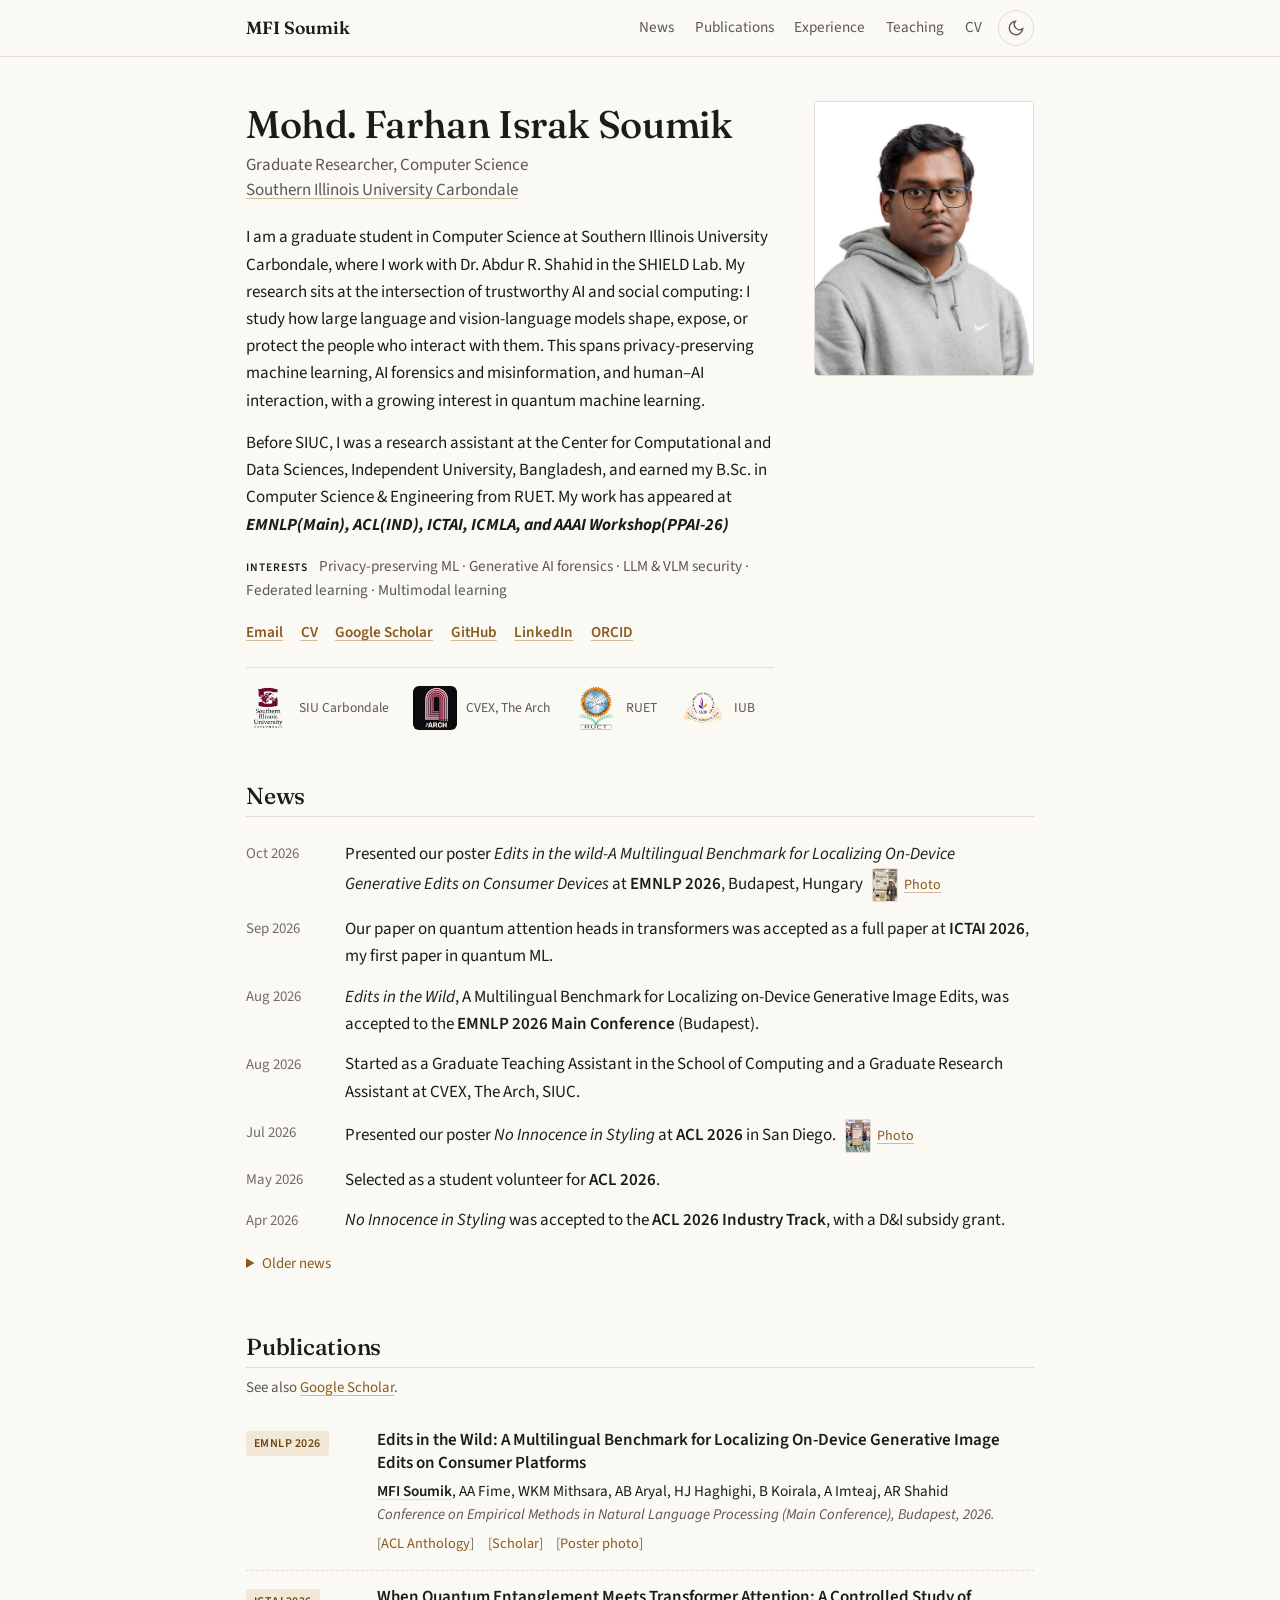
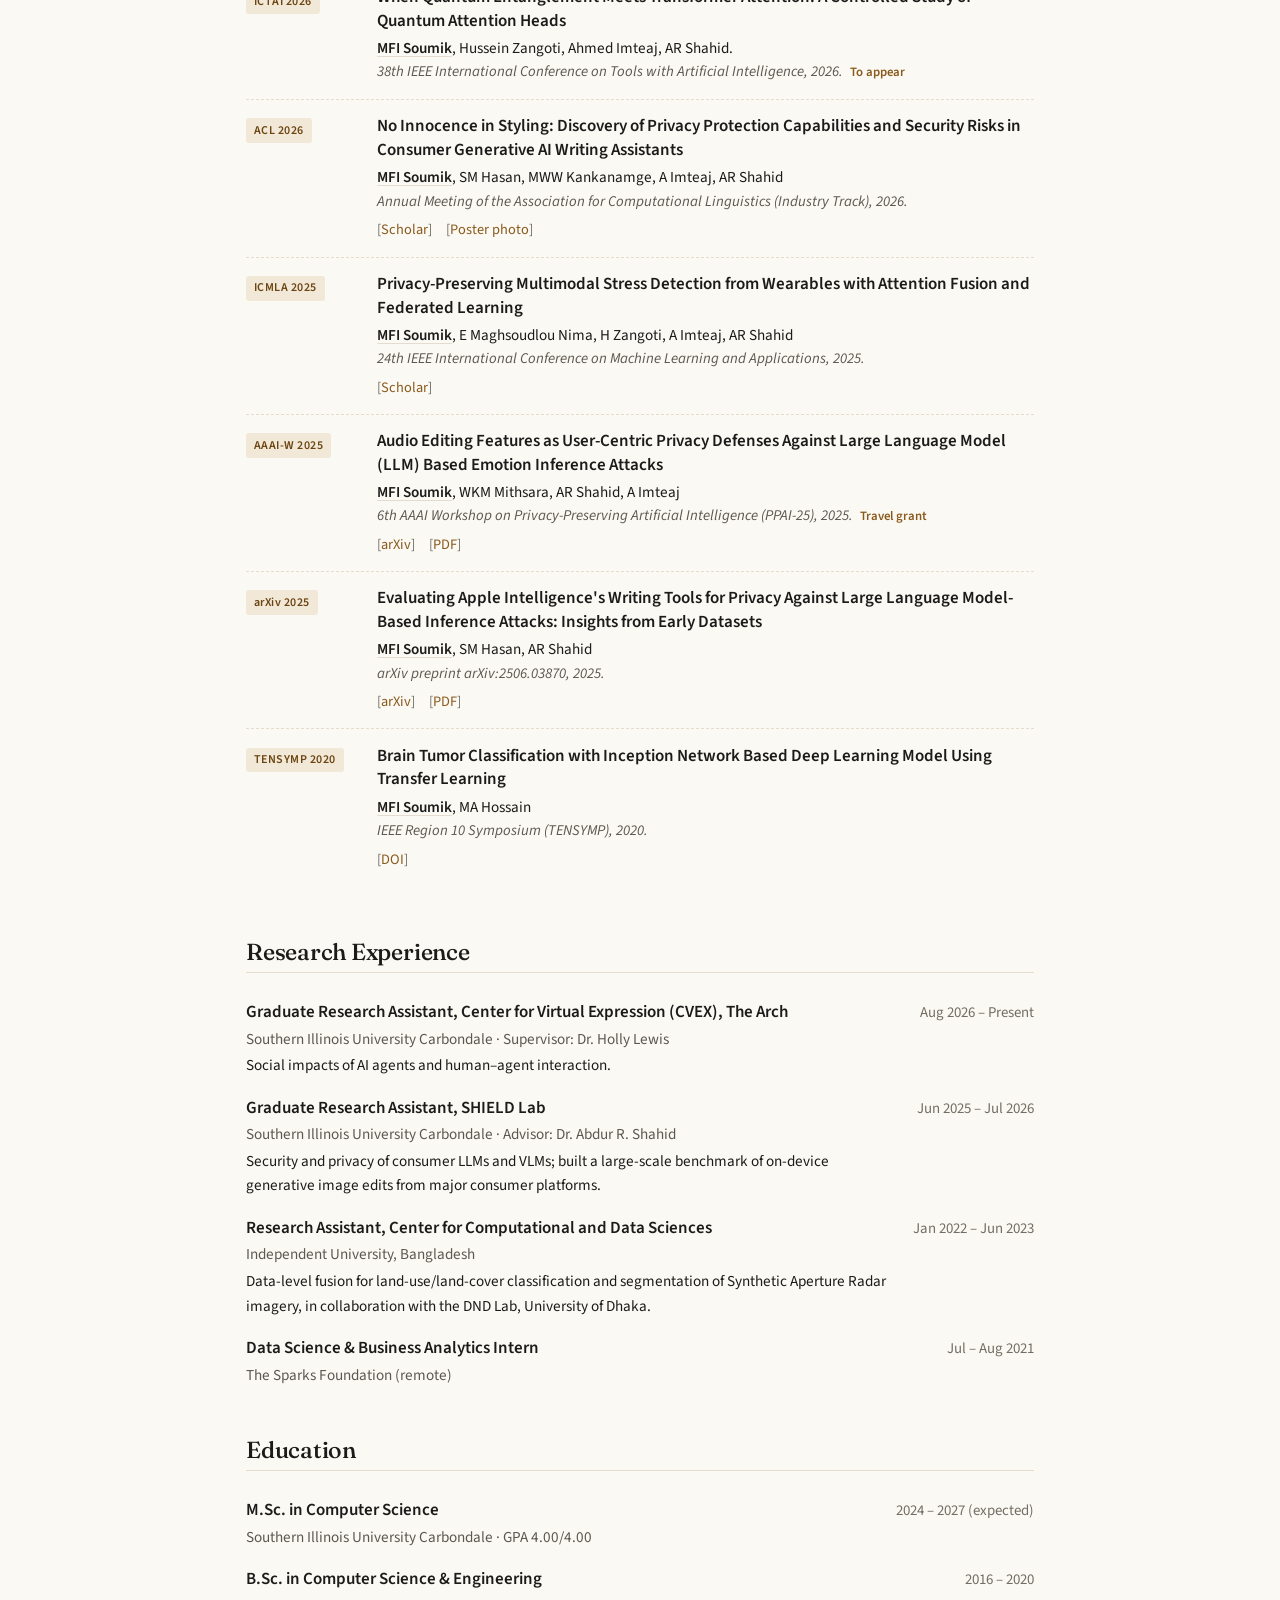
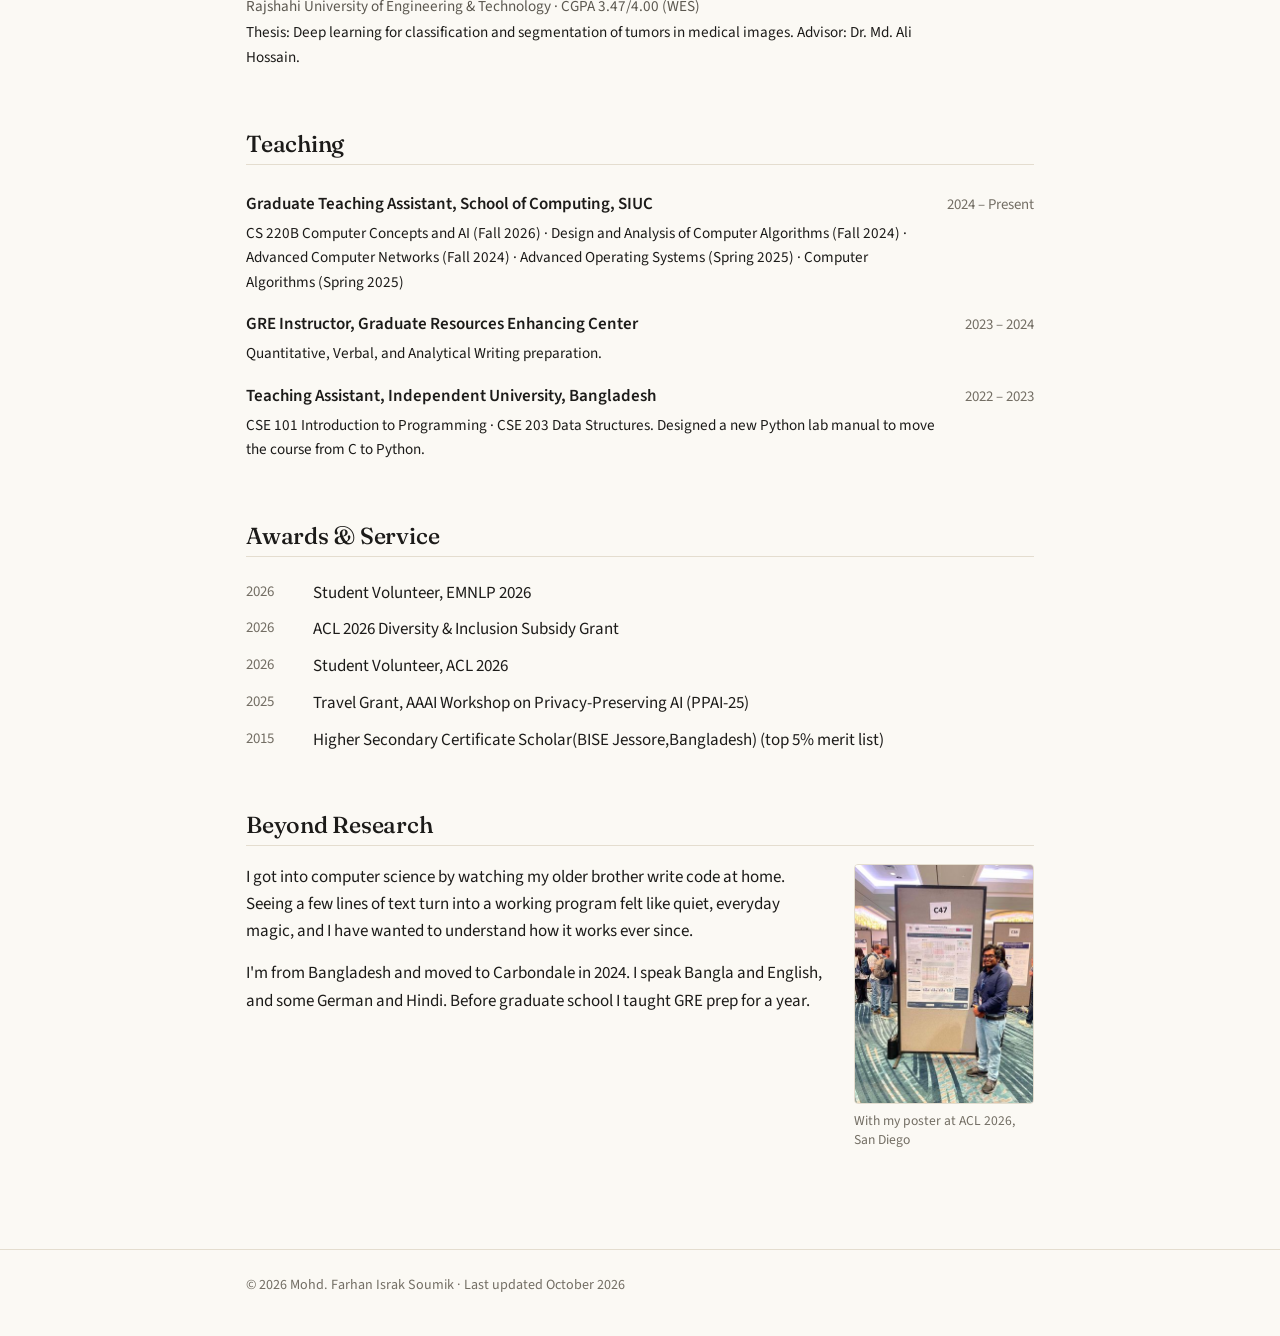
<file: index.html>
<!DOCTYPE html>
<html lang="en">
<head>
  <meta charset="utf-8">
  <meta name="viewport" content="width=device-width, initial-scale=1">
  <title>Mohd. Farhan Israk Soumik | Computer Science, SIU Carbondale</title>
  <meta name="description" content="Mohd. Farhan Israk Soumik is a graduate researcher in Computer Science at Southern Illinois University Carbondale (SHIELD Lab), working on the security, privacy, and forensics of consumer generative AI. Publications at EMNLP, ACL, ICTAI, ICMLA, and AAAI workshops.">
  <meta name="author" content="Mohd. Farhan Israk Soumik">
  <meta name="color-scheme" content="light dark">
  <meta name="theme-color" content="#fbf9f4" media="(prefers-color-scheme: light)">
  <meta name="theme-color" content="#121212" media="(prefers-color-scheme: dark)">
  <link rel="canonical" href="https://farhan1503001.github.io/">

  <link rel="icon" type="image/svg+xml" href="assets/favicon.svg">
  <link rel="canonical" href="https://farhan1503001.github.io/" />
<script type="application/ld+json">
{
  "@context": "https://schema.org",
  "@type": "Person",
  "name": "Mohd. Farhan Israk Soumik",
  "alternateName": ["Farhan Israk Soumik", "MFI Soumik", "M. F. I. Soumik"],
  "url": "https://farhan1503001.github.io/",
  "image": "https://farhan1503001.github.io/assets/headshot.jpg",
  "jobTitle": "Graduate Researcher in Computer Science",
  "affiliation": {"@type": "CollegeOrUniversity", "name": "Southern Illinois University Carbondale"},
  "sameAs": [
    "https://scholar.google.com/citations?user=gKmSXl8AAAAJ",
    "https://orcid.org/0000-0002-9658-2775",
    "https://github.com/farhan1503001",
    "https://www.linkedin.com/in/mohd-farhan-israk-soumik/"
  ]
}
</script>
  <meta property="og:type" content="profile">
  <meta property="og:title" content="Mohd. Farhan Israk Soumik">
  <meta property="og:description" content="Graduate researcher at SIU Carbondale working on the security, privacy, and forensics of consumer generative AI.">
  <meta property="og:url" content="https://farhan1503001.github.io/">
  <meta property="og:image" content="https://farhan1503001.github.io/assets/og-image.png">
  <meta property="og:image:width" content="1200">
  <meta property="og:image:height" content="630">
  <meta property="profile:first_name" content="Mohd. Farhan Israk">
  <meta property="profile:last_name" content="Soumik">
  <meta name="twitter:card" content="summary_large_image">
  <meta name="twitter:title" content="Mohd. Farhan Israk Soumik">
  <meta name="twitter:description" content="Security, privacy, and forensics of consumer generative AI.">
  <meta name="twitter:image" content="https://farhan1503001.github.io/assets/og-image.png">

  <script type="application/ld+json">
  {
    "@context": "https://schema.org",
    "@type": "Person",
    "name": "Mohd. Farhan Israk Soumik",
    "alternateName": ["Farhan Israk Soumik", "MFI Soumik"],
    "jobTitle": "Graduate Researcher in Computer Science",
    "affiliation": {
      "@type": "CollegeOrUniversity",
      "name": "Southern Illinois University Carbondale"
    },
    "alumniOf": [
      {"@type": "CollegeOrUniversity", "name": "Rajshahi University of Engineering & Technology"}
    ],
    "email": "mailto:mohdfarhanisrak.soumik@siu.edu",
    "url": "https://farhan1503001.github.io/",
    "image": "https://farhan1503001.github.io/assets/headshot.jpg",
    "knowsAbout": ["Privacy-preserving machine learning", "Generative AI forensics", "Large language models", "Vision-language models", "Federated learning"],
    "sameAs": [
      "https://scholar.google.com/citations?user=gKmSXl8AAAAJ",
      "https://orcid.org/0000-0002-9658-2775",
      "https://github.com/farhan1503001",
      "https://www.linkedin.com/in/mohd-farhan-israk-soumik/"
    ]
  }
  </script>

  <link rel="preconnect" href="https://fonts.googleapis.com">
  <link rel="preconnect" href="https://fonts.gstatic.com" crossorigin>
  <link href="https://fonts.googleapis.com/css2?family=Fraunces:opsz,wght@9..144,400;9..144,500;9..144,600&family=Source+Sans+3:ital,wght@0,400;0,600;1,400&display=swap" rel="stylesheet">
  <link rel="stylesheet" href="style.css">

  <script>
    // Apply saved theme before paint to avoid a flash of the wrong theme.
    (function () {
      try {
        var t = localStorage.getItem('theme');
        if (t === 'light' || t === 'dark') document.documentElement.setAttribute('data-theme', t);
      } catch (e) {}
    })();
  </script>
</head>
<body>
  <a class="skip-link" href="#main">Skip to content</a>

  <header class="site-header">
    <div class="wrap header-inner">
      <a class="site-name" href="#top">MFI Soumik</a>
      <nav aria-label="Sections">
        <ul class="nav-list">
          <li><a href="#news">News</a></li>
          <li><a href="#publications">Publications</a></li>
          <li><a href="#experience">Experience</a></li>
          <li><a href="#teaching">Teaching</a></li>
          <li><a href="assets/cv.pdf">CV</a></li>
        </ul>
      </nav>
      <button class="theme-toggle" type="button" aria-label="Switch to dark theme" title="Toggle theme">
        <svg class="icon-moon" width="18" height="18" viewBox="0 0 24 24" fill="none" stroke="currentColor" stroke-width="1.8" aria-hidden="true"><path d="M21 12.8A9 9 0 1 1 11.2 3a7 7 0 0 0 9.8 9.8z"/></svg>
        <svg class="icon-sun" width="18" height="18" viewBox="0 0 24 24" fill="none" stroke="currentColor" stroke-width="1.8" aria-hidden="true"><circle cx="12" cy="12" r="4"/><path d="M12 2v2M12 20v2M4.9 4.9l1.4 1.4M17.7 17.7l1.4 1.4M2 12h2M20 12h2M4.9 19.1l1.4-1.4M17.7 6.3l1.4-1.4"/></svg>
      </button>
    </div>
  </header>

  <main id="main" class="wrap">

    <!-- ===================== PROFILE ===================== -->
    <section class="profile" id="top" aria-labelledby="name">
      <div class="profile-text">
        <h1 id="name">Mohd. Farhan Israk Soumik</h1>
        <p class="role">
          Graduate Researcher, Computer Science<br>
          <a href="https://siu.edu/">Southern Illinois University Carbondale</a>
        </p>
                <p>
          I am a graduate student in Computer Science at Southern Illinois University Carbondale, where I work with
          Dr. Abdur R. Shahid in the SHIELD Lab. My research sits at the intersection of trustworthy AI and
          social computing: I study how large language and vision-language models shape, expose, or protect the
          people who interact with them. This spans privacy-preserving machine learning, AI forensics and
          misinformation, and human&ndash;AI interaction, with a growing interest in quantum machine learning.
        </p>
        <p>
          Before SIUC, I was a research assistant at the Center for Computational and Data Sciences, Independent University, Bangladesh,
          and earned my B.Sc. in Computer Science &amp; Engineering from RUET. My work has appeared at
          <strong><em>EMNLP(Main), ACL(IND), ICTAI, ICMLA, and AAAI Workshop(PPAI-26)</em></strong>
        </p>
        <!-- Optional: uncomment when you want to signal the PhD search publicly.
        <p class="callout">I am applying to PhD programs for Fall 2027 and am happy to talk about research fit.</p>
        -->

        <p class="interests"><span class="label">Interests</span>
          Privacy-preserving ML &middot; Generative AI forensics &middot; LLM &amp; VLM security &middot; Federated learning &middot; Multimodal learning
        </p>

        <ul class="links" aria-label="Contact and profiles">
          <li><a href="mailto:mohdfarhanisrak.soumik@siu.edu">Email</a></li>
          <li><a href="assets/cv.pdf">CV</a></li>
          <li><a href="https://scholar.google.com/citations?user=gKmSXl8AAAAJ">Google Scholar</a></li>
          <li><a href="https://github.com/farhan1503001">GitHub</a></li>
          <li><a href="https://www.linkedin.com/in/mohd-farhan-israk-soumik/">LinkedIn</a></li>
          <li><a href="https://orcid.org/0000-0002-9658-2775">ORCID</a></li>
        </ul>
        <ul class="affiliations" aria-label="Affiliations">
          <li><img src="assets/logos/siu.png" alt="" width="44" height="44"><span>SIU Carbondale</span></li>
          <li><img class="logo-solid" src="assets/logos/arch.png" alt="" width="44" height="44"><span>CVEX, The Arch</span></li>
          <li><img src="assets/logos/ruet.png" alt="" width="44" height="44"><span>RUET</span></li>
           <li><img src="assets/logos/iub.png" alt="" width="46" height="46"><span>IUB</span></li>
        </ul>
      </div>

      <img class="portrait" src="assets/headshot.jpg" width="260" height="325"
           alt="Portrait of Mohd. Farhan Israk Soumik">
    </section>

    <!-- ===================== NEWS ===================== -->
    <section id="news" aria-labelledby="news-h">
      <h2 id="news-h">News</h2>
      <ul class="news">
        <li><time datetime="2026-10">Oct 2026</time>
          <span>Presented our poster <em>Edits in the wild-A Multilingual Benchmark for Localizing On-Device Generative Edits on Consumer Devices</em> at <strong>EMNLP 2026</strong>, Budapest, Hungary
            <a class="news-photo" href="assets/emnlp.jpeg"><img src="assets/emnlp2026-thumb.jpg" width="72" height="96" loading="lazy" alt="Presenting the poster at EMNLP 2026"><span>Photo</span></a>
          </span></li>
        <li><time datetime="2026-09">Sep 2026</time>
          <span>Our paper on quantum attention heads in transformers was accepted as a full paper at <strong>ICTAI 2026</strong>, my first paper in quantum ML.</span></li>
        <li><time datetime="2026-08">Aug 2026</time>
          <span><em>Edits in the Wild</em>, A Multilingual Benchmark for Localizing on-Device Generative Image Edits, was accepted to the <strong>EMNLP 2026 Main Conference</strong> (Budapest).</span></li>
        <li><time datetime="2026-08">Aug 2026</time>
          <span>Started as a Graduate Teaching Assistant in the School of Computing and a Graduate Research Assistant at CVEX, The Arch, SIUC.</span></li>
        <li><time datetime="2026-07">Jul 2026</time>
          <span>Presented our poster <em>No Innocence in Styling</em> at <strong>ACL 2026</strong> in San Diego.
            <a class="news-photo" href="assets/acl2026.jpg"><img src="assets/acl2026-thumb.jpg" width="72" height="96" loading="lazy" alt="Presenting the poster at ACL 2026"><span>Photo</span></a>
          </span></li>
        <li><time datetime="2026-05">May 2026</time>
          <span>Selected as a student volunteer for <strong>ACL 2026</strong>.</span></li>
        <li><time datetime="2026-04">Apr 2026</time>
          <span><em>No Innocence in Styling</em> was accepted to the <strong>ACL 2026 Industry Track</strong>, with a D&amp;I subsidy grant.</span></li>
      </ul>
      <details class="news-older">
        <summary>Older news</summary>
        <ul class="news">
          <li><time datetime="2025-11">Nov 2025</time>
            <span>Presented privacy-preserving multimodal stress detection at <strong>ICMLA 2025</strong> in Boca Raton, Florida.</span></li>
          <li><time datetime="2025-06">Jun 2025</time>
            <span>Joined the SHIELD Lab at SIUC as a Graduate Research Assistant.</span></li>
          <li><time datetime="2025-03">Mar 2025</time>
            <span>Received a travel grant to present at the <strong>AAAI PPAI-25</strong> workshop.</span></li>
          <li><time datetime="2025-02">Feb 2025</time>
            <span>Presented audio-editing defenses against LLM emotion inference at <strong>AAAI PPAI-25</strong>.</span></li>
          <li><time datetime="2024-08">Aug 2024</time>
            <span>Began graduate study in Computer Science at Southern Illinois University Carbondale.</span></li>
        </ul>
      </details>
    </section>

    <!-- ===================== PUBLICATIONS ===================== -->
    <section id="publications" aria-labelledby="pub-h">
      <h2 id="pub-h">Publications</h2>
      <p class="section-note">See also <a href="https://scholar.google.com/citations?user=gKmSXl8AAAAJ">Google Scholar</a>.</p>

      <ol class="pubs" reversed>
        <!-- TODO: confirm full author list -->
        <li class="pub">
          <span class="venue">EMNLP 2026</span>
          <div>
            <p class="pub-title">Edits in the Wild: A Multilingual Benchmark for Localizing On-Device Generative Image Edits on Consumer Platforms</p>
            <p class="pub-authors"><strong>MFI Soumik</strong>, AA Fime, WKM Mithsara, AB Aryal, HJ Haghighi, B Koirala, A Imteaj, AR Shahid</p>
            <p class="pub-venue">Conference on Empirical Methods in Natural Language Processing (Main Conference), Budapest, 2026.</p>
            <p class="pub-links">
              <a href="https://aclanthology.org/2026.emnlp-main.1661/">ACL Anthology</a>
              <a href="https://scholar.google.com/citations?user=gKmSXl8AAAAJ&amp;hl=en">Scholar</a>
              <a href="assets/emnlp.jpeg">Poster photo</a>
            </p>
          </div>
        </li>

        <!-- TODO: confirm full author list -->
        <li class="pub">
          <span class="venue">ICTAI 2026</span>
          <div>
            <p class="pub-title">When Quantum Entanglement Meets Transformer Attention: A Controlled Study of Quantum Attention Heads</p>
            <p class="pub-authors"><strong>MFI Soumik</strong>, Hussein Zangoti, Ahmed Imteaj, AR Shahid.</p>
            <p class="pub-venue">38th IEEE International Conference on Tools with Artificial Intelligence, 2026. <span class="status">To appear</span></p>
          </div>
        </li>

        <!-- TODO: confirm author names against the camera-ready paper -->
        <li class="pub">
          <span class="venue">ACL 2026</span>
          <div>
            <p class="pub-title">No Innocence in Styling: Discovery of Privacy Protection Capabilities and Security Risks in Consumer Generative AI Writing Assistants</p>
            <p class="pub-authors"><strong>MFI Soumik</strong>, SM Hasan, MWW Kankanamge, A Imteaj, AR Shahid</p>
            <p class="pub-venue">Annual Meeting of the Association for Computational Linguistics (Industry Track), 2026.</p>
            <p class="pub-links">
              <a href="https://scholar.google.com/citations?view_op=view_citation&amp;hl=en&amp;user=gKmSXl8AAAAJ&amp;citation_for_view=gKmSXl8AAAAJ:Y0pCki6q_DkC">Scholar</a>
              <a href="assets/acl2026.jpg">Poster photo</a>
            </p>
          </div>
        </li>

        <li class="pub">
          <span class="venue">ICMLA 2025</span>
          <div>
            <p class="pub-title">Privacy-Preserving Multimodal Stress Detection from Wearables with Attention Fusion and Federated Learning</p>
            <p class="pub-authors"><strong>MFI Soumik</strong>, E Maghsoudlou Nima, H Zangoti, A Imteaj, AR Shahid</p>
            <p class="pub-venue">24th IEEE International Conference on Machine Learning and Applications, 2025.</p>
            <p class="pub-links">
              <a href="https://scholar.google.com/citations?user=gKmSXl8AAAAJ">Scholar</a>
            </p>
          </div>
        </li>

        <li class="pub">
          <span class="venue">AAAI-W 2025</span>
          <div>
            <p class="pub-title">Audio Editing Features as User-Centric Privacy Defenses Against Large Language Model (LLM) Based Emotion Inference Attacks</p>
            <p class="pub-authors"><strong>MFI Soumik</strong>, WKM Mithsara, AR Shahid, A Imteaj</p>
            <p class="pub-venue">6th AAAI Workshop on Privacy-Preserving Artificial Intelligence (PPAI-25), 2025. <span class="award">Travel grant</span></p>
            <p class="pub-links">
              <a href="https://arxiv.org/abs/2501.18727">arXiv</a>
              <a href="https://arxiv.org/pdf/2501.18727">PDF</a>
            </p>
          </div>
        </li>

        <li class="pub">
          <span class="venue">arXiv 2025</span>
          <div>
            <p class="pub-title">Evaluating Apple Intelligence's Writing Tools for Privacy Against Large Language Model-Based Inference Attacks: Insights from Early Datasets</p>
            <p class="pub-authors"><strong>MFI Soumik</strong>, SM Hasan, AR Shahid</p>
            <p class="pub-venue">arXiv preprint arXiv:2506.03870, 2025.</p>
            <p class="pub-links">
              <a href="https://arxiv.org/abs/2506.03870">arXiv</a>
              <a href="https://arxiv.org/pdf/2506.03870">PDF</a>
            </p>
          </div>
        </li>

        <li class="pub">
          <span class="venue">TENSYMP 2020</span>
          <div>
            <p class="pub-title">Brain Tumor Classification with Inception Network Based Deep Learning Model Using Transfer Learning</p>
            <p class="pub-authors"><strong>MFI Soumik</strong>, MA Hossain</p>
            <p class="pub-venue">IEEE Region 10 Symposium (TENSYMP), 2020.</p>
            <p class="pub-links">
              <a href="https://doi.org/10.1109/TENSYMP50017.2020.9230618">DOI</a>
            </p>
          </div>
        </li>
      </ol>
    </section>

    <!-- ===================== EXPERIENCE ===================== -->
    <section id="experience" aria-labelledby="exp-h">
      <h2 id="exp-h">Research Experience</h2>
      <ul class="entries">
        <li class="entry">
          <div class="entry-main">
            <p class="entry-title">Graduate Research Assistant, Center for Virtual Expression (CVEX), The Arch</p>
            <p class="entry-org">Southern Illinois University Carbondale &middot; Supervisor: Dr. Holly Lewis</p>
            <p class="entry-desc">Social impacts of AI agents and human&ndash;agent interaction.</p>
          </div>
          <p class="entry-date">Aug 2026 &ndash; Present</p>
        </li>
        <li class="entry">
          <div class="entry-main">
            <p class="entry-title">Graduate Research Assistant, SHIELD Lab</p>
            <p class="entry-org">Southern Illinois University Carbondale &middot; Advisor: Dr. Abdur R. Shahid</p>
            <p class="entry-desc">Security and privacy of consumer LLMs and VLMs; built a large-scale benchmark of on-device generative image edits from major consumer platforms.</p>
          </div>
          <p class="entry-date">Jun 2025 &ndash; Jul 2026</p>
        </li>
        <li class="entry">
          <div class="entry-main">
            <p class="entry-title">Research Assistant, Center for Computational and Data Sciences</p>
            <p class="entry-org">Independent University, Bangladesh</p>
            <p class="entry-desc">Data-level fusion for land-use/land-cover classification and segmentation of Synthetic Aperture Radar imagery, in collaboration with the DND Lab, University of Dhaka.</p>
          </div>
          <p class="entry-date">Jan 2022 &ndash; Jun 2023</p>
        </li>
        <li class="entry">
          <div class="entry-main">
            <p class="entry-title">Data Science &amp; Business Analytics Intern</p>
            <p class="entry-org">The Sparks Foundation (remote)</p>
          </div>
          <p class="entry-date">Jul &ndash; Aug 2021</p>
        </li>
      </ul>

      <h2 id="edu-h">Education</h2>
      <ul class="entries">
        <li class="entry">
          <div class="entry-main">
            <p class="entry-title">M.Sc. in Computer Science</p>
            <p class="entry-org">Southern Illinois University Carbondale &middot; GPA 4.00/4.00</p>
          </div>
          <p class="entry-date">2024 &ndash; 2027 (expected)</p>
        </li>
        <li class="entry">
          <div class="entry-main">
            <p class="entry-title">B.Sc. in Computer Science &amp; Engineering</p>
            <p class="entry-org">Rajshahi University of Engineering &amp; Technology &middot; CGPA 3.47/4.00 (WES)</p>
            <p class="entry-desc">Thesis: Deep learning for classification and segmentation of tumors in medical images. Advisor: Dr. Md. Ali Hossain.</p>
          </div>
          <p class="entry-date">2016 &ndash; 2020</p>
        </li>
      </ul>
    </section>

    <!-- ===================== TEACHING ===================== -->
    <section id="teaching" aria-labelledby="teach-h">
      <h2 id="teach-h">Teaching</h2>
      <ul class="entries">
        <li class="entry">
          <div class="entry-main">
            <p class="entry-title">Graduate Teaching Assistant, School of Computing, SIUC</p>
            <p class="entry-desc">CS 220B Computer Concepts and AI (Fall 2026) &middot; Design and Analysis of Computer Algorithms (Fall 2024) &middot; Advanced Computer Networks (Fall 2024) &middot; Advanced Operating Systems (Spring 2025) &middot; Computer Algorithms (Spring 2025)</p>
          </div>
          <p class="entry-date">2024 &ndash; Present</p>
        </li>
        <li class="entry">
          <div class="entry-main">
            <p class="entry-title">GRE Instructor, Graduate Resources Enhancing Center</p>
            <p class="entry-desc">Quantitative, Verbal, and Analytical Writing preparation.</p>
          </div>
          <p class="entry-date">2023 &ndash; 2024</p>
        </li>
        <li class="entry">
          <div class="entry-main">
            <p class="entry-title">Teaching Assistant, Independent University, Bangladesh</p>
            <p class="entry-desc">CSE 101 Introduction to Programming &middot; CSE 203 Data Structures. Designed a new Python lab manual to move the course from C to Python.</p>
          </div>
          <p class="entry-date">2022 &ndash; 2023</p>
        </li>
      </ul>
    </section>

    <!-- ===================== AWARDS & SERVICE ===================== -->
    <section id="awards" aria-labelledby="awards-h">
      <h2 id="awards-h">Awards &amp; Service</h2>
      <ul class="plain">
        <li><span class="yr">2026</span> Student Volunteer, EMNLP 2026</li>
        <li><span class="yr">2026</span> ACL 2026 Diversity &amp; Inclusion Subsidy Grant</li>
        <li><span class="yr">2026</span> Student Volunteer, ACL 2026</li>
        <li><span class="yr">2025</span> Travel Grant, AAAI Workshop on Privacy-Preserving AI (PPAI-25)</li>
        <li><span class="yr">2015</span> Higher Secondary Certificate Scholar(BISE Jessore,Bangladesh) (top 5% merit list)</li>
      </ul>
    </section>

    <!-- ===================== BEYOND RESEARCH ===================== -->
    <section id="beyond" aria-labelledby="beyond-h">
      <h2 id="beyond-h">Beyond Research</h2>
      <div class="beyond">
        <div>
          <p>
            I got into computer science by watching my older brother write code at home. Seeing a few lines of text
            turn into a working program felt like quiet, everyday magic, and I have wanted to understand how it works ever since.
          </p>
          <p>
            I'm from Bangladesh and moved to Carbondale in 2024. I speak Bangla and English, and some German and Hindi.
            Before graduate school I taught GRE prep for a year.
          </p>
          <!-- Add one or two lines about life outside work, e.g.:
          <p>Outside the lab I enjoy ___ and ___.</p> -->
        </div>
        <figure class="moment">
          <a href="assets/acl2026.jpg"><img src="assets/acl2026-thumb.jpg" width="180" height="240" loading="lazy" alt="Standing beside my poster at ACL 2026 in San Diego"></a>
          <figcaption>With my poster at ACL 2026, San Diego</figcaption>
        </figure>
      </div>
    </section>
  </main>

  <footer class="site-footer">
    <div class="wrap">
      <p>&copy; <span id="year">2026</span> Mohd. Farhan Israk Soumik &middot; Last updated October 2026</p>
    </div>
  </footer>

  <script src="script.js" defer></script>
</body>
</html>
</file>
<file: style.css>
/* ==========================================================
   MFI Soumik — academic homepage
   Light by default, dark via system preference or toggle.
   ========================================================== */

:root {
  --bg: #fbf9f4;
  --surface: #f3efe6;
  --text: #1c1b19;
  --muted: #5c5850;
  --faint: #736e64;
  --rule: #e4ddcf;
  --accent: #8a5a1c;
  --accent-hover: #6b4410;
  --badge-bg: #f1e8d8;
  --badge-text: #6b4410;

  --serif: 'Fraunces', Georgia, 'Times New Roman', serif;
  --sans: 'Source Sans 3', -apple-system, 'Segoe UI', Roboto, Helvetica, Arial, sans-serif;

  --measure: 820px;
  --gutter: 16px;
  color-scheme: light;
}

@media (prefers-color-scheme: dark) {
  :root:not([data-theme="light"]) {
    --bg: #121212;
    --surface: #1b1a18;
    --text: #e8e6e1;
    --muted: #aaa69c;
    --faint: #8f8b82;
    --rule: #2c2a26;
    --accent: #d4b07c;
    --accent-hover: #e8cba0;
    --badge-bg: #2a241a;
    --badge-text: #e0c08f;
    color-scheme: dark;
  }
}
:root[data-theme="dark"] {
  --bg: #121212;
  --surface: #1b1a18;
  --text: #e8e6e1;
  --muted: #aaa69c;
  --faint: #8f8b82;
  --rule: #2c2a26;
  --accent: #d4b07c;
  --accent-hover: #e8cba0;
  --badge-bg: #2a241a;
  --badge-text: #e0c08f;
  color-scheme: dark;
}

/* ---------- Base ---------- */
*, *::before, *::after { box-sizing: border-box; }
html { scroll-behavior: smooth; scroll-padding-top: 72px; -webkit-text-size-adjust: 100%; }
@media (prefers-reduced-motion: reduce) { html { scroll-behavior: auto; } }

body {
  margin: 0;
  background: var(--bg);
  color: var(--text);
  font-family: var(--sans);
  font-size: 17px;
  line-height: 1.6;
  -webkit-font-smoothing: antialiased;
  overflow-x: hidden;
}

h1, h2 { font-family: var(--serif); font-weight: 500; letter-spacing: -0.01em; line-height: 1.2; }
p { margin: 0 0 0.9em; }
ul, ol { margin: 0; padding: 0; }
img { max-width: 100%; height: auto; display: block; }

a { color: var(--accent); text-decoration: underline; text-decoration-thickness: 1px; text-underline-offset: 3px; text-decoration-color: color-mix(in srgb, var(--accent) 40%, transparent); }
a:hover { color: var(--accent-hover); text-decoration-color: currentColor; }
a:focus-visible, button:focus-visible, summary:focus-visible { outline: 2px solid var(--accent); outline-offset: 3px; border-radius: 2px; }

.wrap { max-width: var(--measure); margin: 0 auto; padding: 0 var(--gutter); }

.skip-link { position: absolute; left: -9999px; top: 8px; background: var(--text); color: var(--bg); padding: 6px 12px; z-index: 100; }
.skip-link:focus { left: 8px; }

/* ---------- Header ---------- */
.site-header {
  position: sticky; top: 0; z-index: 10;
  background: color-mix(in srgb, var(--bg) 92%, transparent);
  backdrop-filter: saturate(140%) blur(8px);
  -webkit-backdrop-filter: saturate(140%) blur(8px);
  border-bottom: 1px solid var(--rule);
}
.header-inner { display: flex; align-items: center; gap: 1rem; height: 56px; }
.site-name { font-family: var(--serif); font-weight: 600; font-size: 1.1rem; color: var(--text); text-decoration: none; margin-right: auto; white-space: nowrap; }
.site-name:hover { color: var(--accent); }
.nav-list { display: flex; list-style: none; gap: 1.3rem; }
.nav-list a { color: var(--muted); text-decoration: none; font-size: 0.95rem; }
.nav-list a:hover { color: var(--text); }

.theme-toggle {
  display: grid; place-items: center; width: 36px; height: 36px; flex: none;
  border: 1px solid var(--rule); border-radius: 50%;
  background: transparent; color: var(--muted); cursor: pointer;
}
.theme-toggle:hover { color: var(--text); border-color: var(--faint); }
.icon-sun { display: none; }
:root[data-theme="dark"] .icon-sun { display: block; }
:root[data-theme="dark"] .icon-moon { display: none; }
@media (prefers-color-scheme: dark) {
  :root:not([data-theme="light"]) .icon-sun { display: block; }
  :root:not([data-theme="light"]) .icon-moon { display: none; }
}

/* ---------- Sections ---------- */
main.wrap { padding-top: 2.75rem; padding-bottom: 3rem; }
section { margin-bottom: 3.25rem; }
h2 {
  font-size: 1.45rem;
  margin: 0 0 1.1rem;
  padding-bottom: 0.4rem;
  border-bottom: 1px solid var(--rule);
}
section h2 + .section-note { margin-top: -0.6rem; }
.section-note { color: var(--muted); font-size: 0.93rem; }
#edu-h { margin-top: 2.5rem; }

/* ---------- Profile ---------- */
.profile { display: grid; grid-template-columns: minmax(0, 1fr) 220px; gap: 2.5rem; align-items: start; }
.profile h1 { font-size: clamp(1.85rem, 4.2vw, 2.4rem); margin: 0 0 0.35rem; }
.role { color: var(--muted); margin-bottom: 1.3rem; line-height: 1.5; }
.role a { color: var(--muted); }
.role a:hover { color: var(--accent); }
.portrait { width: 220px; height: auto; aspect-ratio: 4 / 5; object-fit: cover; border-radius: 4px; border: 1px solid var(--rule); }

.interests { font-size: 0.95rem; color: var(--muted); }
.label {
  display: inline-block; margin-right: 0.5rem;
  font-size: 0.72rem; font-weight: 600; text-transform: uppercase; letter-spacing: 0.08em; color: var(--text);
}
.callout { border-left: 3px solid var(--accent); padding: 0.4rem 0 0.4rem 0.9rem; background: var(--surface); }

.links { list-style: none; display: flex; flex-wrap: wrap; gap: 0.4rem 1.1rem; margin-top: 1.1rem; font-weight: 600; font-size: 0.95rem; }

/* ---------- News ---------- */
.news { list-style: none; }
.news li { display: grid; grid-template-columns: 5.2rem minmax(0, 1fr); gap: 1rem; padding: 0.42rem 0; }
.news time { color: var(--faint); font-variant-numeric: tabular-nums; font-size: 0.93rem; padding-top: 0.08rem; white-space: nowrap; }
.news strong { font-weight: 600; }

.news-photo { display: inline-flex; align-items: center; gap: 0.4rem; margin-left: 0.35rem; vertical-align: middle; font-size: 0.88rem; }
.news-photo img { width: 26px; height: 34px; object-fit: cover; border-radius: 2px; border: 1px solid var(--rule); }

.news-older { margin-top: 0.4rem; }
.news-older summary { cursor: pointer; color: var(--accent); font-size: 0.93rem; padding: 0.3rem 0; width: fit-content; }
.news-older summary:hover { color: var(--accent-hover); }
.news-older[open] summary { margin-bottom: 0.2rem; }

/* ---------- Publications ---------- */
.pubs { list-style: none; }
.pub { display: grid; grid-template-columns: 7.2rem minmax(0, 1fr); gap: 1rem; padding: 0.95rem 0; border-bottom: 1px dashed var(--rule); }
.pub:last-child { border-bottom: none; }
.venue {
  align-self: start; justify-self: start;
  font-size: 0.75rem; font-weight: 600; letter-spacing: 0.04em;
  background: var(--badge-bg); color: var(--badge-text);
  padding: 0.18rem 0.5rem; border-radius: 3px; white-space: nowrap; margin-top: 0.18rem;
}
.pub p { margin: 0; }
.pub-title { font-weight: 600; line-height: 1.4; }
.pub-authors { color: var(--text); font-size: 0.95rem; margin-top: 0.15rem !important; }
.pub-authors strong { font-weight: 600; text-decoration: underline; text-decoration-color: var(--rule); text-underline-offset: 3px; }
.pub-venue { color: var(--muted); font-size: 0.93rem; font-style: italic; }
.status, .award { font-style: normal; font-size: 0.8rem; font-weight: 600; color: var(--accent); margin-left: 0.25rem; }
.pub-links { margin-top: 0.3rem !important; display: flex; gap: 0.85rem; font-size: 0.9rem; }
.pub-links a::before { content: "["; color: var(--faint); }
.pub-links a::after  { content: "]"; color: var(--faint); }
.pub-links a { text-decoration: none; }
.pub-links a:hover { text-decoration: underline; }

/* ---------- Experience / Education / Teaching ---------- */
.entries { list-style: none; }
.entry { display: flex; justify-content: space-between; gap: 1.5rem; padding: 0.55rem 0; }
.entry-main { min-width: 0; }
.entry p { margin: 0; }
.entry-title { font-weight: 600; }
.entry-org { color: var(--muted); font-size: 0.95rem; }
.entry-desc { font-size: 0.95rem; margin-top: 0.15rem !important; }
.entry-date { color: var(--faint); font-size: 0.93rem; white-space: nowrap; font-variant-numeric: tabular-nums; text-align: right; padding-top: 0.1rem; }

/* ---------- Awards ---------- */
.plain { list-style: none; }
.plain li { display: grid; grid-template-columns: 3.2rem minmax(0, 1fr); gap: 1rem; padding: 0.3rem 0; }
.yr { color: var(--faint); font-variant-numeric: tabular-nums; font-size: 0.93rem; }

/* ---------- Footer ---------- */
.site-footer { border-top: 1px solid var(--rule); padding: 1.5rem 0 2.5rem; color: var(--faint); font-size: 0.88rem; }
.site-footer p { margin: 0; }

/* ---------- Responsive ---------- */
@media screen and (max-width: 720px) {
  body { font-size: 16px; }
  .nav-list { display: none; }
  .profile { grid-template-columns: 1fr; gap: 1.25rem; }
  .portrait { order: -1; width: 132px; }
  .pub { grid-template-columns: 1fr; gap: 0.4rem; }
  .entry { flex-direction: column; gap: 0.1rem; }
  .entry-date { text-align: left; order: -1; padding-top: 0; }
  .news li { grid-template-columns: 4.6rem minmax(0, 1fr); gap: 0.75rem; }
}

/* ---------- Print ---------- */
@media print {
  :root { --bg: #fff; --text: #000; --muted: #333; --faint: #555; --rule: #ccc; --accent: #000; --badge-bg: #fff; --badge-text: #000; }
  .site-header, .theme-toggle, .skip-link, .news-photo { display: none !important; }
  body { font-size: 11pt; }
  main.wrap { padding-top: 0; }
  section { margin-bottom: 1.5rem; }
  h2 { break-after: avoid; }
  .profile { grid-template-columns: minmax(0,1fr) 120px; }
  .portrait { width: 120px; }
  .pub, .entry { break-inside: avoid; }
  .news-older { display: block; }
  .news-older summary { display: none; }
  .news-older:not([open]) > .news { display: block; }
  a { color: #000; text-decoration: none; }
  .venue { border: 1px solid #999; }
}

/* ---------- Beyond research ---------- */
.beyond { display: grid; grid-template-columns: minmax(0, 1fr) 180px; gap: 2rem; align-items: start; }
.moment { margin: 0; }
.moment img { width: 180px; aspect-ratio: 3 / 4; object-fit: cover; border-radius: 4px; border: 1px solid var(--rule); }
.moment figcaption { margin-top: 0.45rem; font-size: 0.85rem; color: var(--faint); line-height: 1.4; }
@media screen and (max-width: 720px) {
  .beyond { grid-template-columns: 1fr; gap: 1rem; }
  .moment img { width: 160px; }
}
@media print { .moment { display: none; } .beyond { grid-template-columns: 1fr; } }

/* ---------- Affiliation logos ---------- */
.affiliations { list-style: none; display: flex; flex-wrap: wrap; align-items: center; gap: 0.75rem 1.5rem; margin-top: 1.4rem; padding-top: 1.1rem; border-top: 1px solid var(--rule); }
.affiliations li { display: flex; align-items: center; gap: 0.55rem; font-size: 0.85rem; color: var(--muted); }
.affiliations img { width: 44px; height: 44px; object-fit: contain; }
.affiliations img.logo-solid { border-radius: 6px; }
:root[data-theme="dark"] .affiliations img:not(.logo-solid) { background: #fff; border-radius: 6px; padding: 3px; }
@media (prefers-color-scheme: dark) {
  :root:not([data-theme="light"]) .affiliations img:not(.logo-solid) { background: #fff; border-radius: 6px; padding: 3px; }
}
</file>
